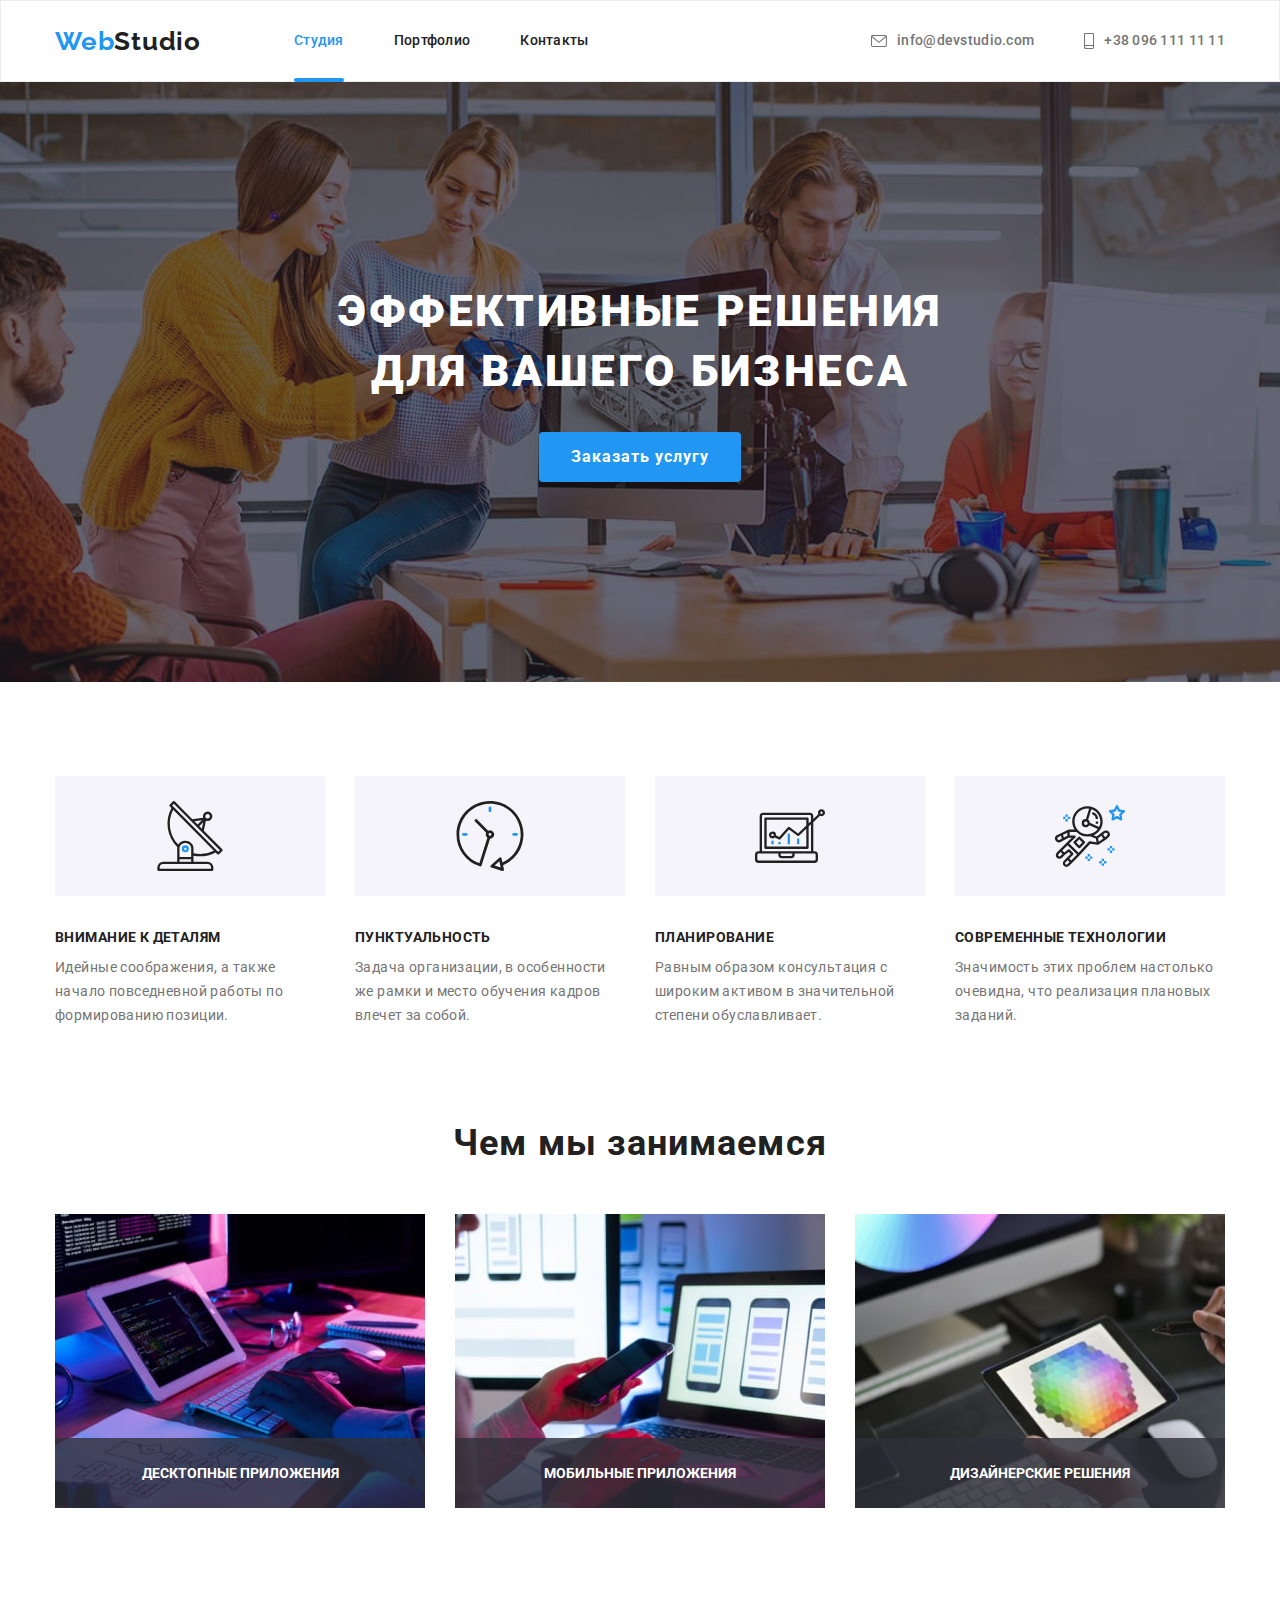
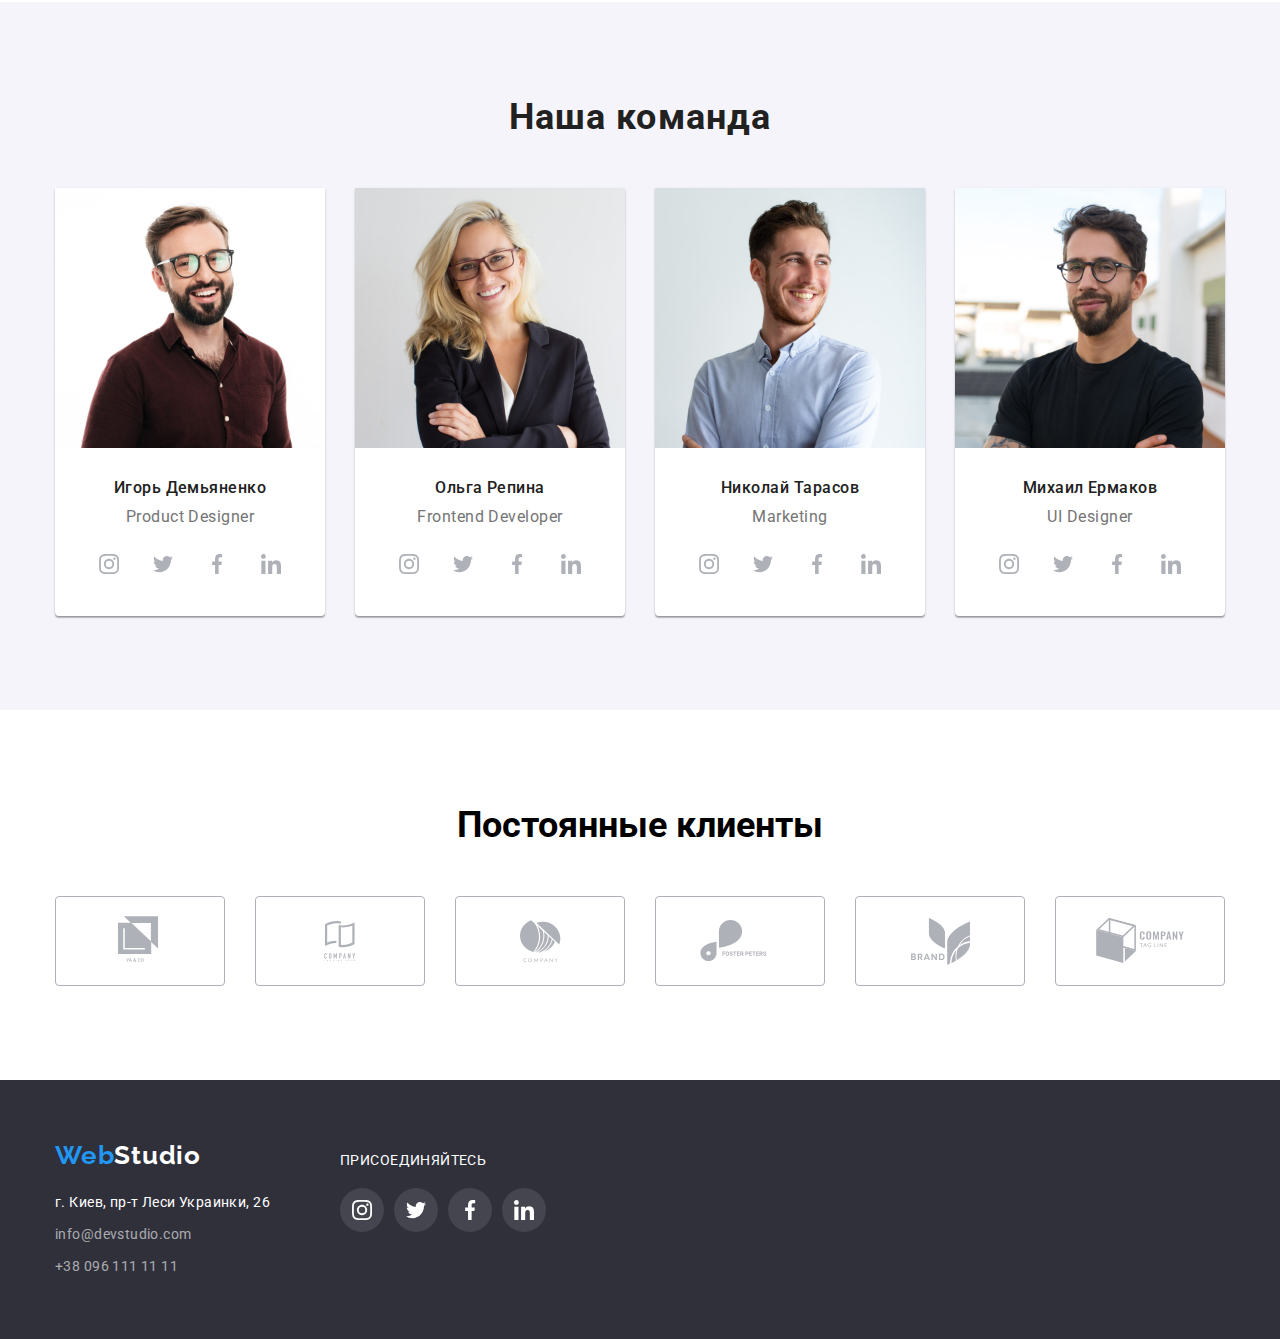
<file: index.html>
<!DOCTYPE html>
<html lang="ru">
<head>
    <meta charset="UTF-8">
    <meta name="viewport" content="width=device-width, initial-scale=1.0">
    <title>WebStudio</title>
    <link href="https://fonts.googleapis.com/css2?family=Raleway:wght@700&family=Roboto:wght@400;500;700;900&display=swap" rel="stylesheet">
    <link rel="stylesheet" href="https://cdnjs.cloudflare.com/ajax/libs/modern-normalize/1.0.0/modern-normalize.css">
    <link rel="stylesheet" href="./CSS/style.css">
</head>
<body>
    <header >
        <div class="container header-box">
            <nav class="navigation">
                <a class="link logo" href="./index.html" aria-label="логотип веб студии" lang="en"> <span class="logo-accent">Web</span>Studio</a>
                <ul class=" list nav-list">
                    <li>
                        <a class="effect link nav-link active" href="./index.html">Студия</a>
                    </li>
                    <li>
                        <a class="effect link nav-link" href="./portfolio.html">Портфолио</a>
                    </li> 
                    <li>
                        <a class="effect link nav-link" href="#contacts">Контакты</a>
                    </li>
                </ul>
            </nav>
        <address>
            <ul class="list address-list-header">
                <li>
                    <a class="link effect address-link-header" href="mailto:info@devstudio.com">
                        <svg class="effect icon-envelope">
                            <use href="./images/sprite.svg#icon-envelope"></use>
                        </svg>
                        info@devstudio.com</a>
                </li>
                <li>
                    <a class="link effect address-link-header" href="tel:+380961111111">
                        <svg class="effect icon-smartphone">
                            <use href="./images/sprite.svg#icon-smartphone"></use>
                        </svg>
                        +38 096 111 11 11</a>
                </li>
            </ul>
        </address>
        </div>
    </header>
    <main>
        <section class="section hero">
            <div class="container">
                <h1 class="title hero-title">Эффективные решения <br> для вашего бизнеса</h1>
                <button class="effect modal-button" data-modal-open>Заказать услугу</button>
            </div>
        </section>
        <section class="section advantage">
            <div class="container">
                <ul class="list advantage-list">
                    <li class="antenna">
                        <h3 class="title advantage-title">Внимание к деталям</h3>
                        <p class="advantage-description">Идейные соображения, а также начало повседневной работы по формированию позиции.</p>
                    </li>
                    <li class="clock">
                        <h3 class="title advantage-title">Пунктуальность</h3>
                        <p class="advantage-description">Задача организации, в особенности же рамки и место обучения кадров влечет за собой.</p>
                    </li>
                    <li class="diagram">
                        <h3 class="title advantage-title">Планирование</h3>
                        <p class="advantage-description">Равным образом консультация с широким активом в значительной степени обуславливает.</p>
                    </li>
                    <li class="astronaut">
                        <h3 class="title advantage-title">Современные технологии</h3 >
                        <p class="advantage-description">Значимость этих проблем настолько очевидна, что реализация плановых заданий.</p>
                    </li>
                </ul>
            </div>
        </section>
        <section class="section description">
           <div class="container">
            <h2 class="title description-title">Чем мы занимаемся</h2>
            <ul class="list description-list">
                <li>
                    <img src="./images/section-3/box-1.jpg" alt="написание кода" width="370" height="294">
                    <p class="label">Десктопные приложения</p>
                </li>
                <li>
                    <img src="./images/section-3/box-2.jpg" alt="адаптивная верстка" width="370" height="294">
                    <p class="label">Мобильные приложения</p>
                </li>
                <li>
                    <img src="./images/section-3/box-3.jpg" alt="таблица цветов на планшете" width="370" height="294">
                    <p class="label">Дизайнерские решения</p>
                </li>
            </ul>
           </div>
        </section>
        <section class="section team">
           <div class="container">
            <h2 class="title team-title">Наша команда</h2>
            <ul class="list team-list">
                <li >
                      <img src="./images/section-4/product-designer.jpg" alt="Игорь Демьяненко" width="270" height="260">
                      <h3 class="name">Игорь Демьяненко</h3>
                      <p class="position" lang="en">Product Designer</p>
                      <ul class="gray-list social-list list">
                        <li class="social-list-item">
                            <a class=" link effect social-list-link" href="">
                                <svg class="effect">
                                    <use href="./images/sprite.svg#icon-instagram"></use>
                                </svg>
                            </a>
                        </li>
                        <li class="social-list-item">
                             <a class="link effect social-list-link" href="">
                                 <svg class="effect">
                                     <use href="./images/sprite.svg#icon-twitter"></use>
                                 </svg>
                             </a>
                        </li>
                        <li class="social-list-item">
                             <a class="link effect social-list-link" href="">
                                 <svg class="effect">
                                     <use href="./images/sprite.svg#icon-facebook"></use>
                                 </svg>
                             </a>
                        </li>
                        <li class="social-list-item">
                             <a class="link effect social-list-link" href="">
                                 <svg class="effect">
                                     <use href="./images/sprite.svg#icon-linkedin"></use>
                                 </svg>
                             </a>
                        </li>
                    </ul>
                </li>
                <li>
                     <img src="./images/section-4/frontend-developer.jpg" alt="Ольга Репина" width="270" height="260">
                     <h3 class="name">Ольга Репина</h3>
                     <p class="position" lang="en">Frontend Developer</p>
                     <ul class="gray-list social-list list">
                        <li class="social-list-item">
                            <a class="link effect social-list-link" href="">
                                <svg class="effect">
                                    <use href="./images/sprite.svg#icon-instagram"></use>
                                </svg>
                            </a>
                        </li>
                        <li class="social-list-item">
                             <a class="link effect social-list-link" href="">
                                 <svg class="effect">
                                     <use href="./images/sprite.svg#icon-twitter"></use>
                                 </svg>
                             </a>
                        </li>
                        <li class="social-list-item">
                             <a class="link effect social-list-link" href="">
                                 <svg class="effect">
                                     <use href="./images/sprite.svg#icon-facebook"></use>
                                 </svg>
                             </a>
                        </li>
                        <li class="social-list-item">
                             <a class="linkn effect social-list-link" href="">
                                 <svg class="effect">
                                     <use href="./images/sprite.svg#icon-linkedin"></use>
                                 </svg>
                             </a>
                        </li>
                    </ul>
                </li>
                <li>
                     <img src="./images/section-4/marketing.jpg" alt="Николай Тарасов" width="270" height="260">
                     <h3 class="name">Николай Тарасов</h3>
                      <p class="position" lang="en">Marketing</p>
                      <ul class="gray-list social-list list">
                        <li class="social-list-item">
                            <a class="link effect social-list-link" href="">
                                <svg class="effect">
                                    <use href="./images/sprite.svg#icon-instagram"></use>
                                </svg>
                            </a>
                        </li>
                        <li class="social-list-item">
                             <a class="link effect social-list-link" href="">
                                 <svg class="effect">
                                     <use href="./images/sprite.svg#icon-twitter"></use>
                                 </svg>
                             </a>
                        </li>
                        <li class="social-list-item">
                             <a class="link social-list-link" href="">
                                 <svg class="effect">
                                     <use href="./images/sprite.svg#icon-facebook"></use>
                                 </svg>
                             </a>
                        </li>
                        <li class="social-list-item">
                             <a class="link social-list-link" href="">
                                 <svg class="effect">
                                     <use href="./images/sprite.svg#icon-linkedin"></use>
                                 </svg>
                             </a>
                        </li>
                    </ul>
                </li>
                <li>
                     <img src="./images/section-4/ui-designer.jpg" alt="Михаил Ермаков" width="270" height="260">
                     <h3 class="name">Михаил Ермаков</h3>
                     <p class="position" lang="en">UI Designer</p> 
                     <ul class="gray-list social-list list">
                        <li class="social-list-item">
                            <a class="link effect social-list-link" href="">
                                <svg class="effect">
                                    <use href="./images/sprite.svg#icon-instagram"></use>
                                </svg>
                            </a>
                        </li>
                        <li class="social-list-item">
                             <a class="link effect social-list-link" href="">
                                 <svg class="effect">
                                     <use href="./images/sprite.svg#icon-twitter"></use>
                                 </svg>
                             </a>
                        </li>
                        <li class="social-list-item">
                             <a class="link social-list-link" href="">
                                 <svg class="effect">
                                     <use href="./images/sprite.svg#icon-facebook"></use>
                                 </svg>
                             </a>
                        </li>
                        <li class="social-list-item">
                             <a class="link social-list-link" href="">
                                 <svg class="effect">
                                     <use href="./images/sprite.svg#icon-linkedin"></use>
                                 </svg>
                             </a>
                        </li>
                    </ul>
                </li>
            </ul>
           </div>
        </section>
        <section class="section clients">
            <div class="container">
                <h2 class="clients-title">Постоянные клиенты</h2>
                <ul class="clients-list list">
                    <li>
                        <a class="effect" href="">
                            <svg class="effect icon-logo-1">
                                <use href="./images/sprite.svg#icon-logo-1"></use>
                            </svg>
                        </a>
                    </li>
                    <li>
                        <a class="effect" href="">
                            <svg class="effect icon-logo-2">
                                <use href="./images/sprite.svg#icon-logo-2"></use>
                            </svg>
                        </a>
                    </li>
                    <li>
                        <a class="effect" href="">
                            <svg class="effect icon-logo-3">
                                <use href="./images/sprite.svg#icon-logo-3"></use>
                            </svg>
                        </a>
                    </li><li>
                        <a class="effect" href="">
                            <svg class="effect icon-logo-4">
                                <use href="./images/sprite.svg#icon-logo-4"></use>
                            </svg>
                        </a>
                    </li>
                    <li>
                        <a class="effect" href="">
                            <svg class="effect icon-logo-5">
                                <use href="./images/sprite.svg#icon-logo-5"></use>
                            </svg>
                        </a>
                    </li>
                    <li>
                        <a class="effect" href="">
                            <svg class="effect icon-logo-6">
                                <use href="./images/sprite.svg#icon-logo-6"></use>
                            </svg>
                        </a>
                    </li>

                </ul>
            </div>
        </section>
    </main>
    <footer>
        <div class="container footer-container">
           <div class="address-container">
            <a class="link logo footer" href="./index.html" aria-label="логотип веб студии" lang="en"><span class="logo-accent">Web</span>Studio</a>
            <address id="contacts">
                 <ul class="list address-list-footer">
                    <li>
                         <a class="link location-link" href="https://goo.gl/maps/xZehDLnXvE4aku3U6" target="_blank">г. Киев, пр-т Леси Украинки, 26</a>
                    </li>
                    <li>
                         <a class="link contact-link" href="mailto:info@devstudio.com">info@devstudio.com</a>
                    </li>
                    <li>
                         <a class="link contact-link" href="tel:+380961111111">+38 096 111 11 11</a>
                    </li>
                </ul>
            </address>
           </div>
           <div class="social-container">
               <p>присоединяйтесь</p>
               <ul class="white-list social-list list">
                <li class="social-list-item">
                    <a class="effect social-list-link" href="">
                        <svg class="effect">
                            <use href="./images/sprite.svg#icon-instagram"></use>
                        </svg>
                    </a>
                </li>
                <li class="effect social-list-item">
                     <a class="effect social-list-link" href="">
                         <svg class="effect">
                             <use href="./images/sprite.svg#icon-twitter"></use>
                         </svg>
                     </a>
                </li>
                <li class="social-list-item">
                     <a class="effect social-list-link" href="">
                         <svg class="effect">
                             <use href="./images/sprite.svg#icon-facebook"></use>
                         </svg>
                     </a>
                </li>
                <li class="social-list-item">
                     <a class="effect social-list-link" href="">
                         <svg class="effect">
                             <use href="./images/sprite.svg#icon-linkedin"></use>
                         </svg>
                     </a>
                </li>

               </ul>
           </div>
        </div>
    </footer>
    <div class="backdrop is-hidden" data-modal>
        <div class="modal">
            <button class="close-button" type="button" data-modal-close>
                <svg class="close">
                    <use href="./images/sprite.svg#icon-close"></use>
                </svg>
            </button>
        </div>
    </div>
    <script src="./js/modal.js"></script>
</body>
</html>
</file>
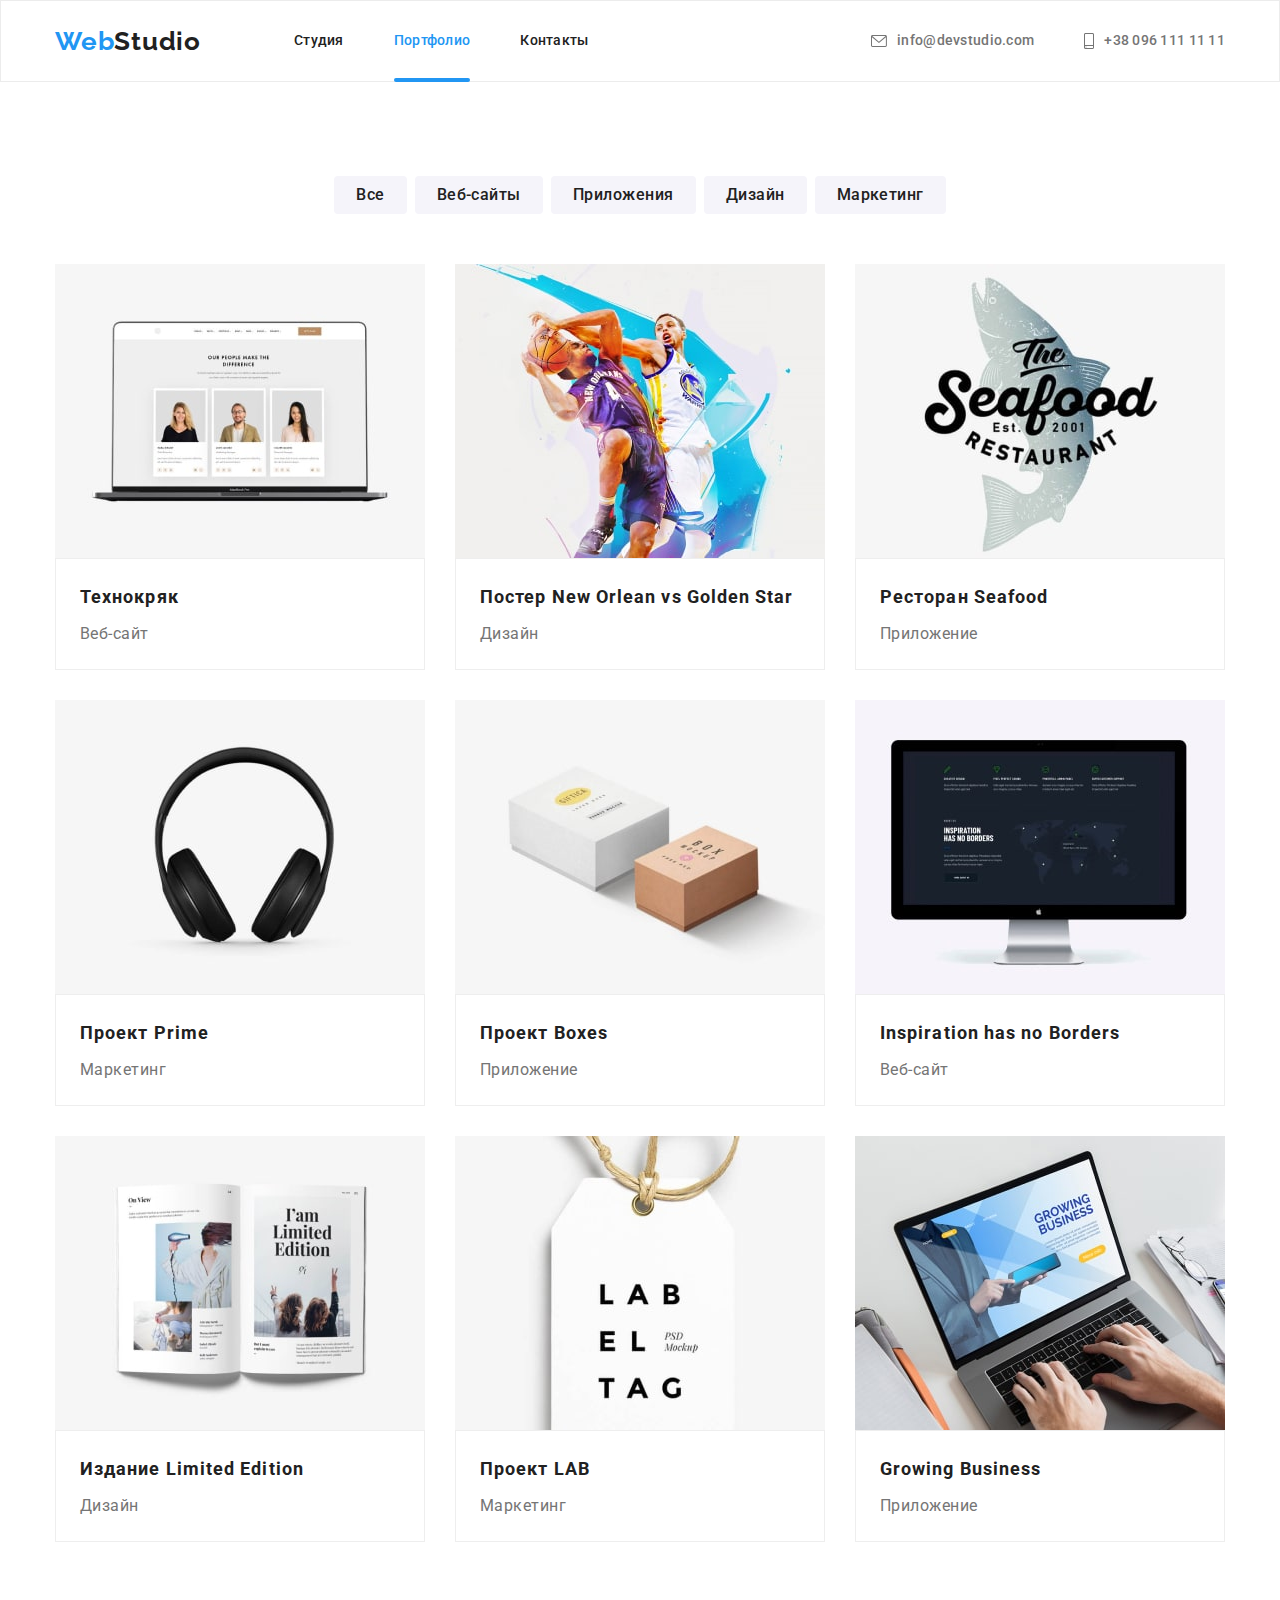
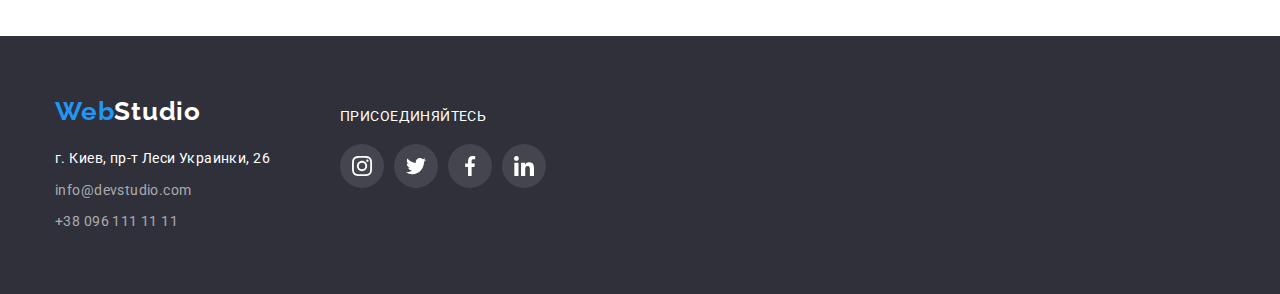
<file: portfolio.html>
<!DOCTYPE html>
<html lang="en">
<head>
    <meta charset="UTF-8">
    <meta name="viewport" content="width=device-width, initial-scale=1.0">
    <title>Portfolio</title>
    <link href="https://fonts.googleapis.com/css2?family=Raleway:wght@700&family=Roboto:wght@400;500;700;900&display=swap" rel="stylesheet">
    <link rel="stylesheet" href="https://cdnjs.cloudflare.com/ajax/libs/modern-normalize/1.0.0/modern-normalize.css">
    <link rel="stylesheet" href="./CSS/style.css">
</head>
<body>
    <header>
        <div class="container header-box">
            <nav class="navigation">
                <a class="link logo" href="./index.html" aria-label="логотип веб студии" lang="en"> <span class="logo-accent">Web</span>Studio</a>
                <ul class=" list nav-list">
                    <li>
                        <a class="effect link nav-link" href="./index.html">Студия</a>
                    </li>
                    <li>
                        <a class="effect link nav-link active" href="./portfolio.html">Портфолио</a>
                    </li> 
                    <li>
                        <a class="effect link nav-link" href="#contacts">Контакты</a>
                    </li>
                </ul>
            </nav>
        <address>
            <ul class="list address-list-header">
                <li>
                    <a class="link effect address-link-header" href="mailto:info@devstudio.com">
                        <svg class="effect icon-envelope">
                            <use href="./images/sprite.svg#icon-envelope"></use>
                        </svg>
                        info@devstudio.com</a>
                </li>
                <li>
                    <a class="link effect address-link-header" href="tel:+380961111111">
                        <svg class="effect icon-smartphone">
                            <use href="./images/sprite.svg#icon-smartphone"></use>
                        </svg>
                        +38 096 111 11 11</a>
                </li>
            </ul>
        </address>
        </div>
    </header>
    <main>
        <section class="portfolio">
            <div class="container">
                <ul class="list filter">
                    <li>
                        <button class="effect filter-button" type="button">Все</button>
                    </li>
                    <li>
                        <button class="effect filter-button" type="button">Веб-сайты</button>
                    </li>
                    <li>
                        <button class="effect filter-button" type="button">Приложения</button>
                    </li>
                    <li>
                        <button class="effect filter-button" type="button">Дизайн</button>
                    </li>
                    <li>
                        <button class="effect filter-button" type="button">Маркетинг</button>
                    </li>
                </ul>
                <ul class="list portfolio-list">
                    <li>
                        <a class="effect link" href="">
                            <div class="box">
                                <img src="./images/portfolio/project-1.jpg" alt="открытый сайт в браузере на ноутбуке" width="370" height="294">
                                <div class="overlay">
                                <p>Технокряк это современная площадка распространения коронавируса. Компании используют эту платформу для цифрового шпионажа и атак на защищённые сервера конкурентов.</p>
                                </div>
                            </div>
                            <div class="text-box">
                                <h2 class="portfolio-list-title">Технокряк</h2>
                                <p class="project">Веб-сайт</p>
                            </div>
                        </a>
                    </li>
                    <li>
                        <a class="effect link" href="">
                            <div class="box">
                                <img src="./images/portfolio/project-2.jpg" alt="два баскетболиста с мячем" width="370" height="294">
                                <div class="overlay">
                                <p>Технокряк это современная площадка распространения коронавируса. Компании используют эту платформу для цифрового шпионажа и атак на защищённые сервера конкурентов.</p>
                                </div>
                            </div>
                            <div class="text-box">
                                <h2 class="portfolio-list-title">Постер <span lang="en">New Orlean vs Golden Star</span></h2>
                                <p class="project">Дизайн</p>
                            </div>
                        </a>
                    </li>
                    <li>
                        <a class="effect link" href="">
                            <div class="box">
                                <img src="./images/portfolio/project-3.jpg" alt="логотип ресторана" width="370" height="294">
                                <div class="overlay">
                                <p>Технокряк это современная площадка распространения коронавируса. Компании используют эту платформу для цифрового шпионажа и атак на защищённые сервера конкурентов.</p>
                                </div>
                            </div>
                            
                            <div class="text-box">
                                <h2 class="portfolio-list-title">Ресторан <span lang="en">Seafood</span></h2>
                                <p class="project">Приложение</p>
                            </div>
                        </a>
                    </li>
                    <li>
                        <a class="effect link" href="">
                            <div class="box">
                                <img src="./images/portfolio/project-4.jpg" alt="черные наушники" width="370" height="294">
                                <div class="overlay">
                                <p>Технокряк это современная площадка распространения коронавируса. Компании используют эту платформу для цифрового шпионажа и атак на защищённые сервера конкурентов.</p>
                                </div>
                            </div>
                        
                           <div class="text-box">
                                <h2 class="portfolio-list-title">Проект <span lang="en">Prime</span></h2>
                                <p class="project">Маркетинг</p>
                           </div>
                        </a>
                    </li>
                    <li>
                        <a class="effect link" href="">
                            <div class="box">
                                <img src="./images/portfolio/project-5.jpg" alt="две коробки" width="370" height="294">
                                <div class="overlay">
                                <p>Технокряк это современная площадка распространения коронавируса. Компании используют эту платформу для цифрового шпионажа и атак на защищённые сервера конкурентов.</p>
                                </div>
                            </div>
                            
                           <div class="text-box" >
                                <h2 class="portfolio-list-title">Проект <span lang="en">Boxes</span></h2>
                                <p class="project">Приложение</p>
                           </div>
                        </a>
                    </li>
                    <li>
                        <a class="effect link" href="">
                            <div class="box">
                                <img src="./images/portfolio/project-6.jpg" alt="монитор" width="370" height="294">
                                <div class="overlay">
                                <p>Технокряк это современная площадка распространения коронавируса. Компании используют эту платформу для цифрового шпионажа и атак на защищённые сервера конкурентов.</p>
                                </div>
                            </div>
                            
                            <div class="text-box">
                                <h2 class="portfolio-list-title" lang="en">Inspiration has no Borders</h2>
                                <p class="project">Веб-сайт</p>
                            </div>
                        </a>
                    </li>
                    <li>
                        <a class="effect link" href="">
                            <div class="box">
                                <img src="./images/portfolio/project-7.jpg" alt="развернутый журнал" width="370" height="294">
                                <div class="overlay">
                                <p>Технокряк это современная площадка распространения коронавируса. Компании используют эту платформу для цифрового шпионажа и атак на защищённые сервера конкурентов.</p>
                                </div>
                            </div>
                            
                           <div class="text-box">
                                <h2 class="portfolio-list-title">Издание <span lang="en">Limited Edition</span></h2>
                                <p class="project">Дизайн</p>
                           </div>
                        </a>
                    </li>
                    <li>
                        <a class="effect link" href="">
                            <div class="box">
                                <img src="./images/portfolio/project-8.jpg" alt="" width="370" height="294">
                                <div class="overlay">
                                <p>Технокряк это современная площадка распространения коронавируса. Компании используют эту платформу для цифрового шпионажа и атак на защищённые сервера конкурентов.</p>
                                </div>
                            </div>
                            
                            <div class="text-box">
                                <h2 class="portfolio-list-title">Проект <span lang="en">LAB</span></h2>
                                <p class="project">Маркетинг</p>
                            </div>
                        </a>
                    </li>
                     <li>
                        <a class="effect link" href="">
                            <div class="box">
                                <img src="./images/portfolio/project-9.jpg" alt="" width="370" height="294">
                                <div class="overlay">
                                <p>Технокряк это современная площадка распространения коронавируса. Компании используют эту платформу для цифрового шпионажа и атак на защищённые сервера конкурентов.</p>
                                </div>
                            </div>
                            <div class="text-box">
                                <h2 class="portfolio-list-title" lang="en">Growing Business</h2>
                                <p class="project">Приложение</p>
                            </div>
                        </a>
                    </li>
                </ul>
            </div>
        </section>
    </main>
    <footer>
        <div class="container footer-container">
            <div class="address-container">
             <a class="link logo footer" href="./index.html" aria-label="логотип веб студии" lang="en"><span class="logo-accent">Web</span>Studio</a>
             <address id="contacts">
                  <ul class="list address-list-footer">
                     <li>
                          <a class="link location-link" href="https://goo.gl/maps/xZehDLnXvE4aku3U6" target="_blank">г. Киев, пр-т Леси Украинки, 26</a>
                     </li>
                     <li>
                          <a class="link contact-link" href="mailto:info@devstudio.com">info@devstudio.com</a>
                     </li>
                     <li>
                          <a class="link contact-link" href="tel:+380961111111">+38 096 111 11 11</a>
                     </li>
                 </ul>
             </address>
            </div>
            <div class="social-container">
                <p>присоединяйтесь</p>
                <ul class="white-list social-list list">
                    <li class="social-list-item">
                        <a class="effect social-list-link" href="">
                            <svg class="effect">
                                <use href="./images/sprite.svg#icon-instagram"></use>
                            </svg>
                        </a>
                    </li>
                    <li class="effect social-list-item">
                         <a class="effect social-list-link" href="">
                             <svg class="effect">
                                 <use href="./images/sprite.svg#icon-twitter"></use>
                             </svg>
                         </a>
                    </li>
                    <li class="social-list-item">
                         <a class="effect social-list-link" href="">
                             <svg class="effect">
                                 <use href="./images/sprite.svg#icon-facebook"></use>
                             </svg>
                         </a>
                    </li>
                    <li class="social-list-item">
                         <a class="effect social-list-link" href="">
                             <svg class="effect">
                                 <use href="./images/sprite.svg#icon-linkedin"></use>
                             </svg>
                         </a>
                    </li>
 
                </ul>
            </div>
         </div>
    </footer>
    
</body>
</html>
</file>
<file: CSS/style.css>
*,
*::before,
*::after {
    margin: 0px;
    padding: 0px;
}
:root {
    --accent-color: #2196F3;
    --primary-title-color: #212121;
    --primary-text-color: #757575;
    --secondary-title-color: #FFFFFF;
    --secondary-text-color: rgba(255, 255, 255, 0.6);
    --main-font: Roboto, sans-serif;
    --secondary-font: Raleway, sans-serif;
    --background-color: #F5F4FA;
    --color-icon: #AFB1B8;
}

body{
    font-family: var(--main-font);
    font-style: normal;
}

.list {
    list-style: none;
  }
  
.link {
    text-decoration: none;
    display: inline-block;
  }
  
.effect {
    transition: all 250ms cubic-bezier(0.4, 0, 0.2, 1);

}
  
address {
    font-style: normal;
  }

  /*social icon*/
.social-list>li:not(:last-child) {
    margin-right: 10px;
}
.social-list{
    display: flex;

}
.social-list-link {
    display: flex;
    justify-content: center;
    align-items: center;
    width: 44px;
    height: 44px;
    border-radius: 50%;
    
}
.social-list-link svg {
    width: 20px;
    height: 20px;
}
.social-list-link:hover svg,
.social-list-link:focus svg {
    fill: var(--secondary-title-color);
}


.social-list-link:hover,
.social-list-link:focus {
    background-color: var(--accent-color);
} 


/*header*/

header .container {
    display: flex;
    justify-content: space-between;
}

header {
    border: 1px solid #ECECEC;
}
.navigation {
    display: flex;
    justify-content: start;
    align-items: center;
}

.navigation :not(:last-child) {
    margin-right: 93px;
}

.logo {
    font-family: var(--secondary-font);
    color: var(--primary-title-color);
    font-weight: 700;
    font-size: 26px;
    line-height: 1.19;
    letter-spacing: 0.03em;
}

.logo-accent {
    color: var(--accent-color);
}

.nav-list {
    display: flex;
    justify-content: end;
}
.nav-list li:not(:last-child) {
    margin-right: 50px;
}

.nav-link {
    font-weight: 500;
    font-size: 14px;
    line-height: 1.14;
    letter-spacing: 0.02em;
    color: var(--primary-title-color);
    padding-top: 32px;
    padding-bottom: 32px;
  }
  .nav-link:hover,
  .nav-link:focus {
      color: var(--accent-color);
  }
  .nav-list .link.active {
    color: var(--accent-color);
  }
  .active {
      position: relative;
  }

  .active::after {
    content: "";
    display: block;
    height: 4px;
    width: 100%;
    background: var(--accent-color);
    border-radius: 2px;
    position: absolute;
    bottom: -1px;
  }

  .address-list-header {
    display: flex;
    justify-content: end;
    align-items: center;
  }
  .address-list-header li:not(:first-child) {
    margin-left: 50px;}

.icon-envelope {
    width: 16px;
    height: 12px;
    margin-right: 10px;
    fill: var(--primary-text-color);
}
.icon-smartphone {
    width: 10px;
    height: 16px;
    margin-right: 10px;
    fill: var(--primary-text-color);
}
.address-link-header:hover svg,
.address-link-header:focus svg {
    fill: var(--accent-color);
}


  .address-link-header {
    display: flex;
    align-items: center;
    font-weight: 500;
    font-size: 14px;
    line-height: 1.14;
    letter-spacing: 0.02em;
    color: var(--primary-text-color);
    padding-top: 32px;
    padding-bottom: 32px;
    vertical-align: middle;
  }
  .address-link-header:hover,
  .address-link-header:focus {
      color: var(--accent-color);
  }
  .container {
      margin-left: auto;
      margin-right: auto;
      width: 1200px;
      padding-left: 15px;
      padding-right: 15px;
    }


/* hero section*/
.hero {
    padding-top: 200px;
    padding-bottom: 200px;
    background-color: #C4C4C4;
    background-image:linear-gradient(to right, rgba(47,48,58,0.4), rgba(47,48,58,0.4)), url(../images/section-1/Img-min.jpg);
    background-repeat: no-repeat;
    background-position: center;
}

.hero-title {
    font-weight: 900;
    font-size: 44px;
    line-height: 1.36;
    text-align: center;
    letter-spacing: 0.06em;
    text-transform: uppercase;
    color: var(--secondary-title-color);
    margin-bottom: 30px;
}
.modal-button {
    display: block;
    margin-left: auto;
    margin-right: auto;
    padding: 10px 32px;
    border-radius: 4px;
    border: none;
    
    font-family: inherit;
    font-weight: 700;
    font-size: 16px;
    line-height: 1.87;
    text-align: center;
    letter-spacing: 0.06em;
    background-color: var(--accent-color);
    color: var(--secondary-title-color);
    box-shadow: 0px 4px 4px rgba(0, 0, 0, 0.15); 
    cursor: pointer;

}
.modal-button:hover,
.modal-button:focus {
    background-color: #188CE8;
}
/* advantage section */
.advantage {
    padding-top: 94px;
    padding-bottom: 94px;

}

.advantage-list {
    display: flex;
}

.advantage-list li {
    width: 270px;
}

.advantage-list li:not(:last-child) {
    margin-right: 30px;
}

.advantage-list li::before {
    content: "";
    display: inline-block;
    height: 120px;
    width: 270px;
    background-color:#F5F4FA;
    margin-bottom: 30px;
    background-size: 70px;
    background-position: center;
    background-repeat: no-repeat;
}
.antenna::before {
    background-image: url(../images/section-2/antenna.svg);
}
.clock::before {
    background-image: url(../images/section-2/clock.svg);
}
.diagram::before{
    background-image: url(../images/section-2/diagram.svg);
}
.astronaut::before {
    background-image: url(../images/section-2/astronaut.svg);
}
.advantage-title {
    font-weight: 700;
    font-size: 14px;
    line-height: 1.14;
    letter-spacing: 0.03em;
    text-transform: uppercase;
    color: var(--primary-title-color);
    margin-bottom: 10px;
}
.advantage-description {
    font-weight: 400;
    font-size: 14px;
    line-height: 1.71;
    letter-spacing: 0.03em;
    color: var(--primary-text-color);
}

/*section description*/

.description {
    padding-bottom: 94px;
}

.description-list {
    display: flex;
    justify-content: space-between;
}

.description-list img {
    display: block;
}

.description-list li {
    position: relative;
}
.label {
    font-family: var(--main-font);
    color: var(--secondary-title-color);
    font-size: 14px;
    font-weight: 700;
    line-height: 16px;
    letter-spacing: 0,03em;
    text-transform: uppercase;
    text-align: center;
    height: 70px;
    width: 100%;
    padding-top: 27px;
    padding-bottom: 27px;
    background-color: rgba(47, 48, 58, 0.8);
    position: absolute;
    bottom: 0px;
}

/*description, team title*/
.description-title,
.team-title {
    font-weight: 700;
    font-size: 36px;
    line-height: 1.17;
    text-align: center;
    letter-spacing: 0.03em;
    color: var(--primary-title-color);
    margin-bottom: 50px;
}
/* team section*/
.team {
    padding-top: 94px;
    padding-bottom: 94px;
    background-color: var(--background-color);
}

.team-list {
    display: flex;
    justify-content: space-between;
}

.team-list img {
    display: block;
    margin-bottom: 30px; 
}
.team-list>li {
    width: 270px;
    background-color: var(--secondary-title-color);
    box-shadow: 0px 1px 3px rgba(0, 0, 0, 0.12), 0px 1px 1px rgba(0, 0, 0, 0.14), 0px 2px 1px rgba(0, 0, 0, 0.2);
    border-radius: 0px 0px 4px 4px;
    padding-bottom: 30px;
}

.name {
    font-weight: 500;
    font-size: 16px;
    line-height: 1.19;
    text-align: center;
    letter-spacing: 0.03em;
    color: var(--primary-title-color);
    margin-bottom: 10px;
}
.position {
    font-weight: 400;
    font-size: 16px;
    line-height: 1.19;
    text-align: center;
    letter-spacing: 0.03em;
    color: var(--primary-text-color);
    margin-bottom: 16px;
}
.gray-list {
    width: 206px;
    margin: auto;
}

.gray-list svg {
    fill: var(--color-icon);
}
.gray-list a {
    background-color:  var(--secondary-title-color);
}
/*clients-list*/
.clients {
    padding-top: 94px;
    padding-bottom: 94px;
}

.clients-title {
    font-family: var(--main-font);
    font-size: 36px;
    font-weight: 700;
    line-height: 42px;
    letter-spacing: 0,03em;
    text-align: center;
    margin-bottom: 50px;

}
.clients-list {
    display: flex;
    justify-content: space-between;
}
.clients-list a {
    display: flex;
    justify-content: center;
    align-items: center;
    width: 170px;
    height: 90px;
    border-radius: 4px;
    border: 1px solid var(--color-icon);
}
.clients-list a:hover,
.clients-list a:focus {
    border-color: var(--accent-color);
}
.clients-list a:hover svg,
.clients-list a:focus svg {
    fill: var(--accent-color);
}
.clients-list svg {
    fill: var(--color-icon);
}
.icon-logo-1 {
    height: 49.22px;
    width: 44.26px;
}
.icon-logo-2 {
    height: 40px;
    width: 52px;
}
.icon-logo-3 {
    height: 42.60px;
    width: 41px;
}
.icon-logo-4 {
    height: 42.02px;
    width: 79.65px;
}
.icon-logo-5 {
    height: 47px;
    width: 59px;
}
.icon-logo-6 {
    height: 45.44px;
    width: 88.48px;
}




/*footer*/
footer {
    background-color: #2F303A;
    padding-top: 60px;
    padding-bottom: 60px;

} 

.footer-container {
    display: flex;

}
.address-container {
    margin-right: 70px;
}
.logo.footer {
    color: var(--secondary-title-color);
    margin-bottom: 20px;

}

.address-list-footer>li:not(:last-child) {
    margin-bottom: 8px;

}

.location-link {
    font-weight: 400;
    font-size: 14px;
    line-height: 1.71;
    letter-spacing: 0.03em;  
    color: var(--secondary-title-color);
}

.contact-link {
    font-weight: 400;
    font-size: 14px;
    line-height: 1.71;
    letter-spacing: 0.03em;  
    color: var(--secondary-text-color);
    
}
.social-container {
    padding-top: 12px;
}

.social-container p {
    font-family: var(--main-font);
    font-weight: 400;
    font-size: 14px;
    line-height: 16px;
    letter-spacing: 0.03em;
    text-transform: uppercase;
    color: var(--secondary-title-color);
    margin-bottom: 20px;
}
.white-list a {
    background: rgba(255, 255, 255, 0.1);
}
.white-list svg {
    fill: var(--secondary-title-color);
}
/*portfolio page*/

.portfolio{
    padding-top: 94px;
    padding-bottom: 94px;
}

/*filter*/
.filter {
    display: flex;
    justify-content: center;
    margin-bottom: 50px;

}


.filter-button {
    font-family: inherit;
    font-weight: 500;
    font-size: 16px;
    line-height: 1.62;
    text-align: center;
    letter-spacing: 0.03em;
    color: var(--primary-title-color);
    background-color: var(--background-color);
    padding: 6px 22px;
    border-radius: 4px;
    border: none;
    cursor: pointer;
}

.filter>li:not(:last-child) {
    margin-right: 8px;
}


.filter-button:focus, 
.filter-button:hover {
    background-color: var(--accent-color);
    color: var(--secondary-title-color);
    box-shadow: 0px 3px 1px rgba(0, 0, 0, 0.1), 0px 1px 2px rgba(0, 0, 0, 0.08), 0px 2px 2px rgba(0, 0, 0, 0.12);
}

/*portfolio-list*/

.portfolio-list img{
    display: block;
}

.portfolio-list {
    display: flex;
    flex-wrap: wrap;

}
.portfolio-list a:hover,
.portfolio-list a:focus  {
    box-shadow: 0px 1px 1px rgba(0, 0, 0, 0.12), 0px 4px 4px rgba(0, 0, 0, 0.06), 1px 4px 6px rgba(0, 0, 0, 0.16);
}

.portfolio-list li:not(:nth-child(3n)) {
    margin-right: 30px;
}
.portfolio-list li:not(:nth-last-child(-n+3)) {
    margin-bottom: 30px;
}

/*.portfolio-list li {
    background: #FFFFFF;
    border: 1px solid #EEEEEE;
}
*/
.portfolio-list-title {
    font-weight: 700;
    font-size: 18px;
    line-height: 2;
    letter-spacing: 0.06em;
    color: var(--primary-title-color);
    margin-bottom: 4px;
}
.project {
    font-weight: 400;
    font-size: 16px;
    line-height: 1.87;
    letter-spacing: 0.03em;
    color: var(--primary-text-color);
}
.text-box {
    background: #FFFFFF;
    border: 1px solid #EEEEEE;
    padding: 20px 24px;
}

.box {
    position: relative;
    overflow: hidden;
}
.overlay>p {
    color: var(--secondary-title-color);
    font-family: var(--main-font);
    font-size: 18px;
    font-weight: 400;
    line-height: 28px;
    letter-spacing: 0.03em;
    text-align: left;
}

.overlay {
    background-color: rgba(33, 150, 243, 0.9);
    padding: 63px 24px;

    position: absolute;
    top: 0;
    left: 0;
    width: 100%;
    height: 100%;

    transform: translateY(100%);
    transition: transform 250ms ease;
   /* transition: transform 250ms cubic-bezier(0.4, 0, 0.2, 1);*/
}
/*
.box:hover .overlay {
    transform: translateY(0);
}*/
.portfolio-list a:hover .overlay,
.portfolio-list a:focus .overlay {
    transform: translateY(0);
}

.modal {
    height: 581px;
    width: 528px;
    background-color: var(--secondary-title-color);
    box-shadow: 0px 1px 3px rgba(0, 0, 0, 0.12), 0px 1px 1px rgba(0, 0, 0, 0.14), 0px 2px 1px rgba(0, 0, 0, 0.2);
    border-radius: 4px;
    position: absolute;
    left: 50%;
    top: 50%;
    transform: translate(-50%, -50%);
}

.is-hidden {
    visibility: hidden;
    opacity: 0;
    pointer-events: none;
}

.backdrop {
    background-color:  rgba(0, 0, 0, 0.2);
    width: 100%;
    height: 100%;
    position: fixed;
    left: 0px;
    top: 0px;
    transition: all 250ms linear;
}

.close-button {
    height: 30px;
    width: 30px;
    border-radius: 50%;
    background: var(--secondary-title-color);
    border: 1px solid rgba(0, 0, 0, 0.1);
    position: absolute;
    top: 8px;
    right: 8px;
    cursor: pointer;
}
.close {
    height: 18px;
    width: 18px;
    position: absolute;
    left: 50%;
    top: 50%;
    transform: translate(-50%, -50%);
}
.close:hover {
    fill: var(--accent-color);
}
</file>
